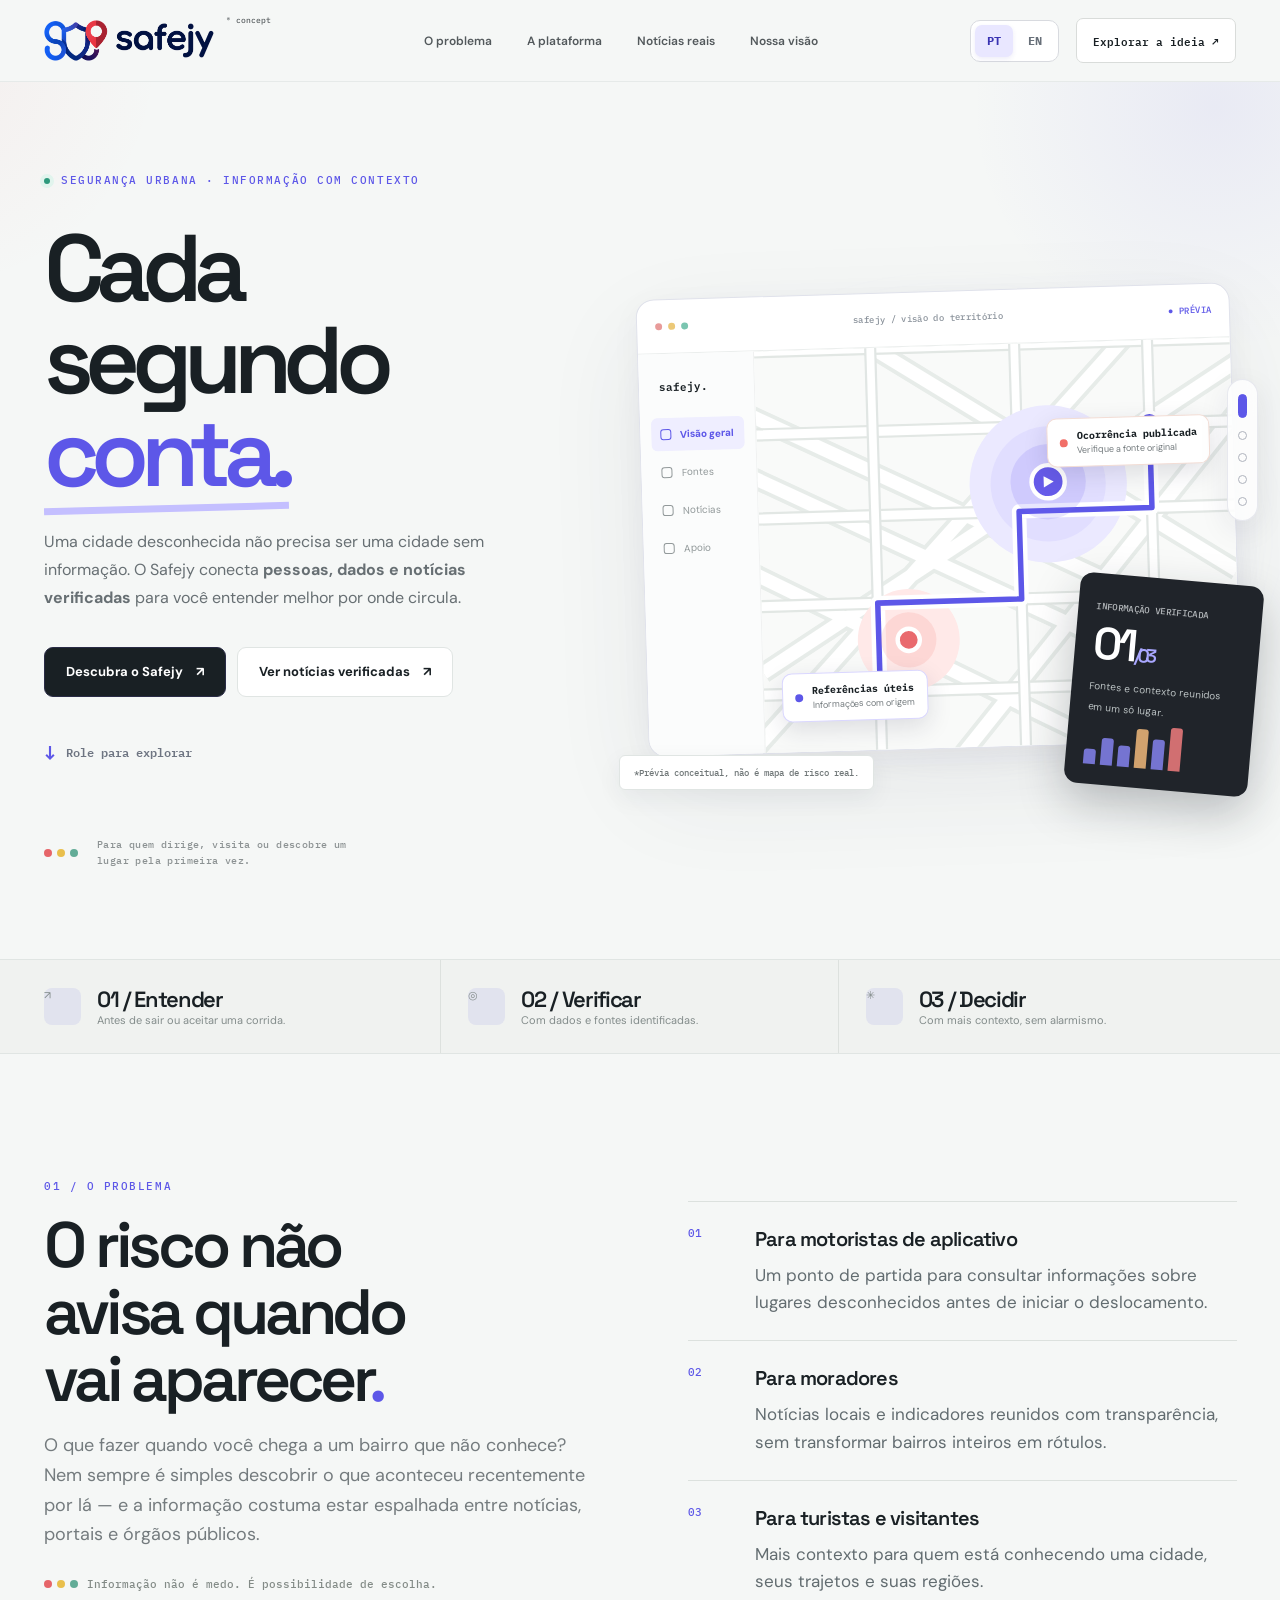
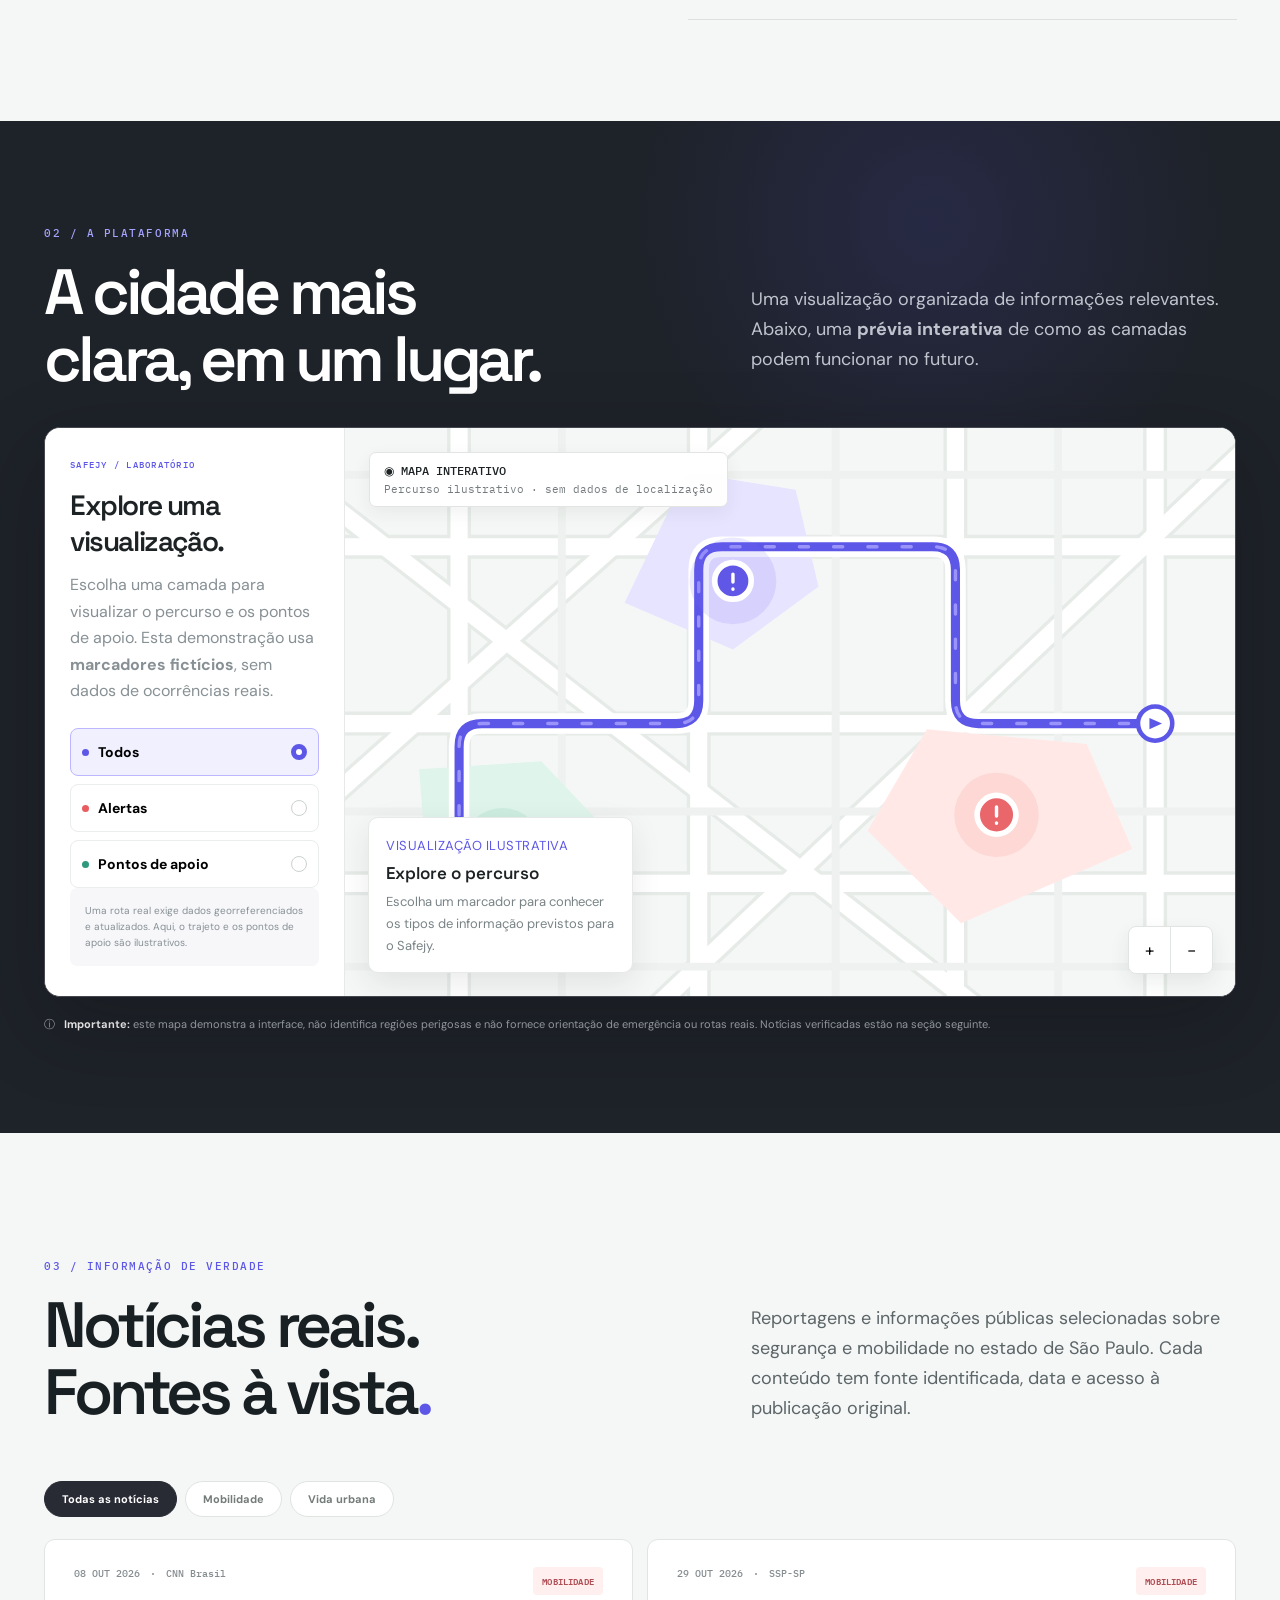
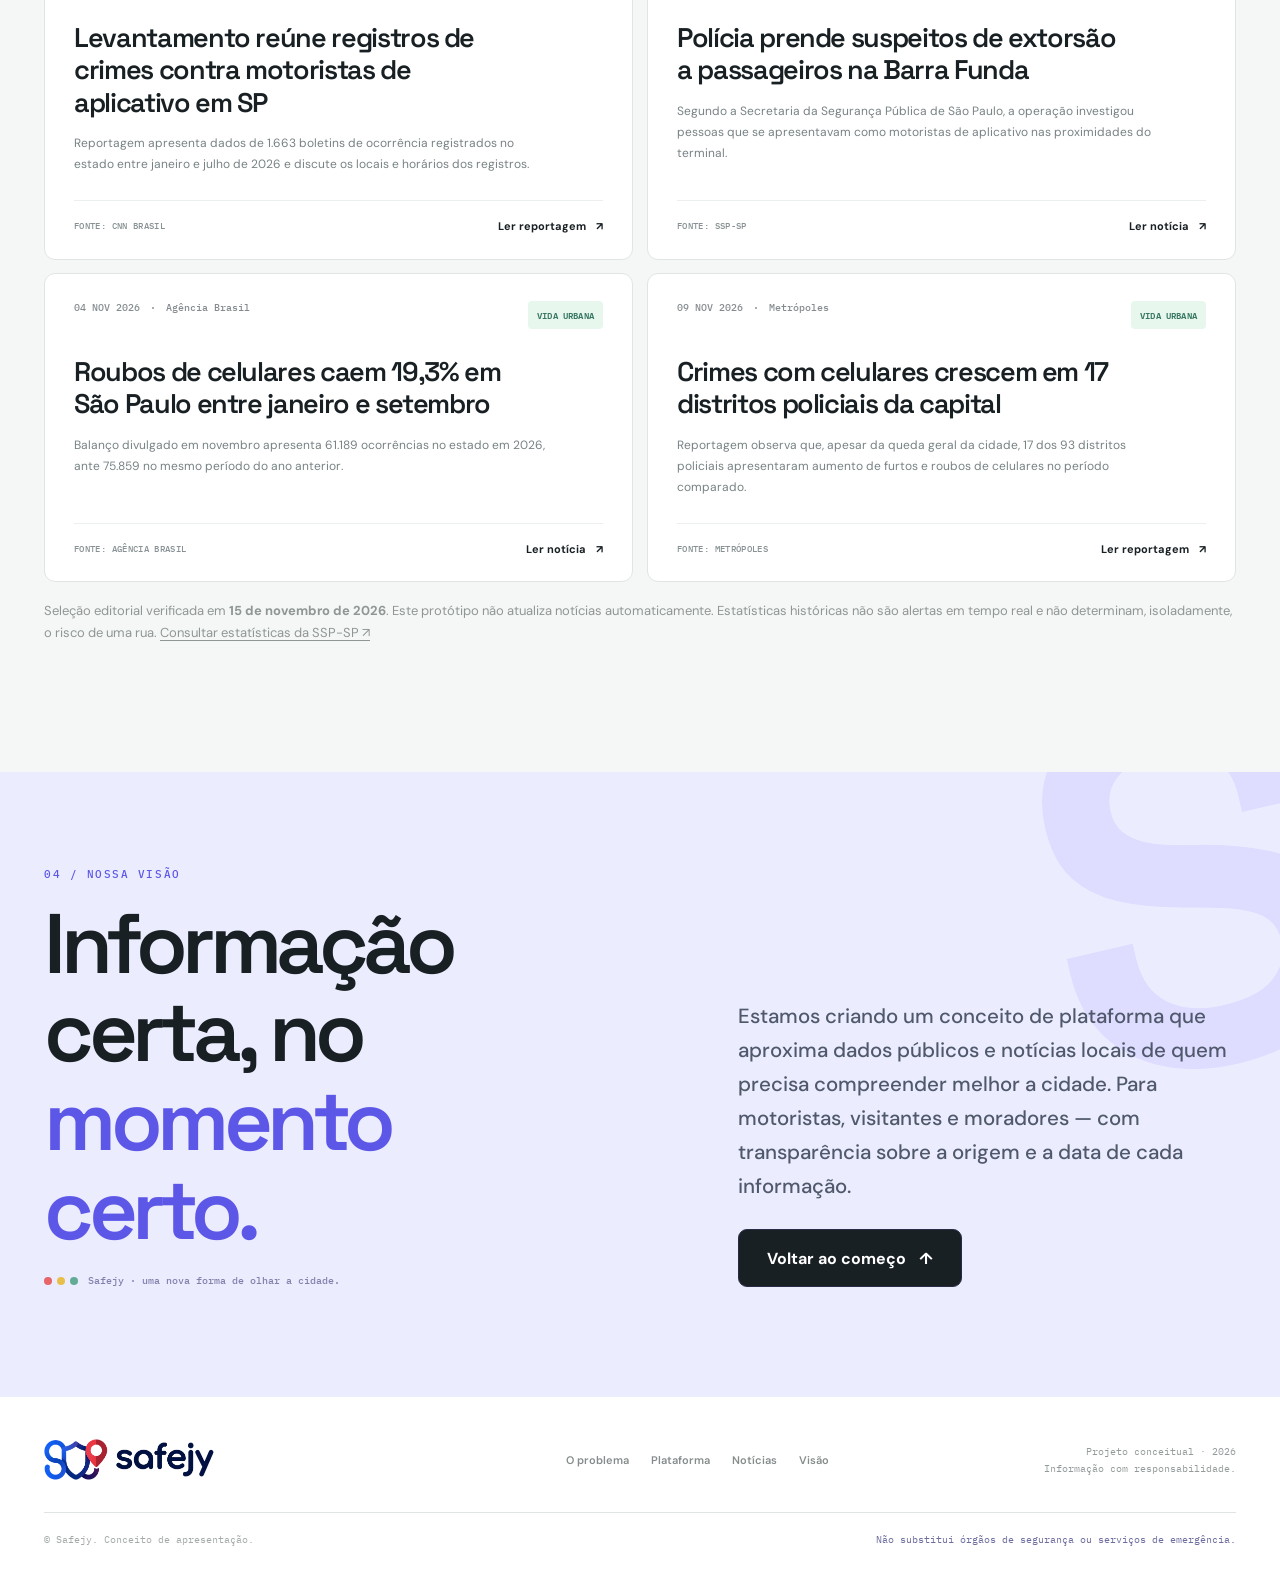
<file: index.html>
<!doctype html>
<html lang="pt-BR">
<head>
<meta charset="utf-8" />
<meta name="viewport" content="width=device-width, initial-scale=1" />
<meta name="theme-color" content="#f5f7f6" />
<meta name="description" content="Safejy é um conceito de plataforma de informação para quem circula por regiões desconhecidas. Dados, notícias verificadas e contexto para decisões mais conscientes." />
<title>Safejy — Cada segundo conta.</title>
<link rel="preconnect" href="https://fonts.googleapis.com" />
<link rel="preconnect" href="https://fonts.gstatic.com" crossorigin />
<link href="https://fonts.googleapis.com/css2?family=DM+Sans:wght@400;500;600;700&family=Space+Grotesk:wght@400;500;600;700&family=IBM+Plex+Mono:wght@400;500;600&display=swap" rel="stylesheet" />
<style>
:root{--canvas:#f5f7f6;--white:#fff;--ink:#192024;--muted:#747b7e;--outline:#e0e5e3;--violet:#5d57e8;--violet-dark:#4239c9;--soft-violet:#eeedff;--red:#e85d60;--yellow:#e9bf4c;--green:#2e997c;--sans:'DM Sans',-apple-system,BlinkMacSystemFont,Segoe UI,sans-serif;--display:'Space Grotesk',var(--sans);--mono:'IBM Plex Mono',monospace}
*{box-sizing:border-box}html{scroll-behavior:smooth;scroll-padding-top:90px}body{margin:0;background:var(--canvas);color:var(--ink);font-family:var(--sans);-webkit-font-smoothing:antialiased}body::before{content:'';position:fixed;top:0;left:0;width:100%;height:4px;z-index:100;background:linear-gradient(90deg,var(--violet),var(--red));transform:scaleX(var(--progress,0));transform-origin:left;pointer-events:none}::selection{background:#d9d7ff;color:#1d1c47}a{color:inherit;text-decoration:none}button{font:inherit;cursor:pointer}button:focus-visible,a:focus-visible{outline:3px solid #847df7;outline-offset:4px}svg{display:block}img{max-width:100%}.wrap{width:min(1192px,calc(100% - 84px));margin-inline:auto}.eyebrow{font:500 11px/1.6 var(--mono);text-transform:uppercase;letter-spacing:.14em;color:var(--violet)}.eyebrow.dark{color:#a6a3ff}.section-title{font:600 clamp(40px,5vw,66px)/1.05 var(--display);letter-spacing:-.065em;margin:16px 0}.section-intro{color:var(--muted);font-size:16px;line-height:1.65;max-width:570px}.muted{color:var(--muted)}.pill{display:inline-flex;align-items:center;gap:9px;padding:8px 12px;border:1px solid var(--outline);border-radius:50px;font:500 10px/1 var(--mono);letter-spacing:.07em;text-transform:uppercase;background:rgba(255,255,255,.65)}.status-dot{width:6px;height:6px;border-radius:50%;background:var(--green);box-shadow:0 0 0 4px #e1f4ed;flex-shrink:0}.micro{font:500 10px/1.6 var(--mono);letter-spacing:.04em}.arrow{display:inline-block;transition:transform .2s}.button:hover .arrow,.text-link:hover .arrow{transform:translate(4px,-2px)}.button{display:inline-flex;align-items:center;justify-content:center;gap:13px;min-height:50px;padding:0 21px;border-radius:9px;border:1px solid #292b46;background:var(--ink);color:white;font-size:13px;font-weight:700;transition:transform .25s,background .25s,box-shadow .25s}.button:hover{transform:translateY(-3px);background:#373169;box-shadow:0 12px 28px #322b6630}.button.secondary{background:white;color:var(--ink);border-color:var(--outline)}.button.secondary:hover{background:#f0eeff;border-color:#d1ccff}.text-link{font-size:13px;font-weight:700;display:inline-flex;gap:12px;align-items:center}.text-link:hover{color:var(--violet)}
/* HEADER */
.header{position:sticky;top:0;z-index:90;background:#f5f7f6ed;backdrop-filter:blur(22px);border-bottom:1px solid #dce1df96}.head-inner{height:81px;display:flex;align-items:center;justify-content:space-between;gap:30px}.logo{display:flex;align-items:center;gap:11px;font:700 25px/1 var(--display);letter-spacing:-.085em}.logo-graphic{width:35px;height:35px;flex-shrink:0}.logo sub{font:500 8px var(--mono);align-self:flex-start;letter-spacing:0;margin-top:-3px;opacity:.7}.nav-links{display:flex;align-items:center;gap:35px}.nav-links a{font-size:12px;font-weight:600;color:#53595c;transition:color .2s}.nav-links a:hover{color:var(--violet)}.header-end{display:flex;align-items:center;gap:17px}.header-cta{border:1px solid #d9dcda;background:#fff;border-radius:7px;padding:12px 16px;font:600 11px var(--mono)}.header-cta:hover{border-color:var(--violet)}.mobile-menu{display:none;border:0;background:none;padding:8px}
/* HERO */
.hero{position:relative;overflow:hidden;padding:90px 0 90px}.hero::before{content:'';position:absolute;width:530px;height:530px;top:-240px;right:-200px;background:radial-gradient(circle,#6762df16 0%,transparent 65%);pointer-events:none}.hero::after{content:'';position:absolute;width:490px;height:490px;top:-270px;left:-320px;background:radial-gradient(circle,#ec60600f 0%,transparent 68%);pointer-events:none}.hero-grid{display:grid;grid-template-columns:.95fr 1.05fr;gap:60px;align-items:center}.hero-copy{position:relative;z-index:2}.hero-line{display:flex;gap:11px;align-items:center;margin-bottom:33px}.eyebrow-line{width:25px;height:1px;background:#a5a5d9}.hero h1{font:600 clamp(67px,7.4vw,112px)/.98 var(--display);letter-spacing:-.09em;margin:0 0 27px}.hero h1 em{font-style:normal;color:var(--violet);position:relative;white-space:nowrap}.hero h1 em::after{content:'';position:absolute;bottom:2px;left:0;width:100%;height:7px;background:#c4bfff;z-index:-1;transform:rotate(-1.5deg)}.hero-sub{max-width:450px;font-size:16px;line-height:1.74;color:#676f73;margin:0 0 35px}.hero-actions{display:flex;flex-wrap:wrap;gap:11px}.hero-bottom{margin-top:61px;display:flex;align-items:center;gap:19px}.traffic{display:inline-flex;gap:5px;align-items:center}.traffic i{display:block;width:8px;height:8px;border-radius:50%;background:#e4e5e4}.traffic i:first-child{background:#e66569}.traffic i:nth-child(2){background:#e9bf4c}.traffic i:last-child{background:#62ac97}.hero-bottom .micro{max-width:250px;color:#8c9293;font-size:10px}.hero-art{position:relative;min-height:540px;display:grid;align-items:center}.art-glow{position:absolute;inset:50px -24px 24px 15px;background:radial-gradient(ellipse at 50% 50%,#dedaff 2%,transparent 68%);filter:blur(25px)}.dash{position:relative;z-index:2;background:#fff;border:1px solid #e0e2eb;border-radius:18px;box-shadow:0 36px 100px #34334814,0 8px 30px #39344a0b;overflow:hidden;transform:rotate(-1.7deg);transition:transform .5s}.dash:hover{transform:rotate(0deg) translateY(-4px)}.dash-header{height:54px;border-bottom:1px solid #ebeeed;display:flex;align-items:center;justify-content:space-between;padding:0 18px}.window-dots{display:flex;gap:6px}.window-dots i{display:block;width:7px;height:7px;background:#d5d7d9;border-radius:50%}.window-dots i:nth-child(1){background:#e89b9a}.window-dots i:nth-child(2){background:#ecc978}.window-dots i:nth-child(3){background:#7ac5b0}.dash-header .micro{color:#889099;font-size:9px}.dash-body{display:grid;grid-template-columns:116px minmax(0,1fr);min-height:401px}.dash-side{padding:19px 11px;background:#fbfcfc;border-right:1px solid #f0f1f1}.dash-side b{display:block;font:600 11px var(--mono);padding:3px 9px 18px}.dash-side .side-item{display:flex;align-items:center;gap:9px;font-size:10px;color:#92999a;margin:5px 0;padding:10px 9px;border-radius:6px}.dash-side .side-item.active{background:#efeeff;color:var(--violet);font-weight:800}.side-square{height:11px;width:11px;border:1.5px solid currentColor;border-radius:3px}.dash-map{min-height:402px;position:relative;overflow:hidden;background:#f9fbfa}.map-svg{width:100%;height:100%;position:absolute;inset:0}.float-tag{position:absolute;border:1px solid #f3ddd5;background:#fff;padding:10px 12px;border-radius:10px;box-shadow:0 8px 24px #211e4021;z-index:3;display:flex;align-items:center;gap:9px}.float-tag i{display:block;width:8px;height:8px;background:#f16f68;border-radius:50%}.float-tag strong{font:700 10px var(--mono);display:block}.float-tag span{font:400 9px var(--sans);color:var(--muted);display:block;margin-top:2px}.float-tag.one{top:76px;right:23px}.float-tag.two{bottom:30px;left:18px;border-color:#dad7ff}.float-tag.two i{background:var(--violet)}.mini-card{position:absolute;right:-20px;bottom:1px;z-index:4;width:184px;background:#20242a;color:#fff;padding:20px 18px;border-radius:13px;box-shadow:0 18px 45px #181e2840;transform:rotate(5deg);animation:cardfloat 5s ease-in-out infinite}.mini-card .micro{font-size:9px;color:#b4b8bb}.mini-card .big-number{font:600 45px/1.3 var(--display);letter-spacing:-.08em}.mini-card small{font:400 10px/1.4 var(--sans);color:#bbc2c3}.mini-card .bars{display:flex;align-items:end;gap:5px;height:43px;margin-top:6px}.mini-card .bars span{display:block;width:12px;border-radius:3px 3px 0 0;background:#8582ef;opacity:.85}.mini-card .bars span:nth-child(1){height:34%}.mini-card .bars span:nth-child(2){height:62%}.mini-card .bars span:nth-child(3){height:48%}.mini-card .bars span:nth-child(4){height:89%;background:#f1b87a}.mini-card .bars span:nth-child(5){height:68%}.mini-card .bars span:nth-child(6){height:100%;background:#f17c7e}.hero-note{position:absolute;left:-23px;bottom:0;font:500 9px var(--mono);background:#fff;padding:11px 14px;border:1px solid var(--outline);border-radius:6px;box-shadow:0 8px 25px #24284710;z-index:4;color:#707778}.map-route{stroke-dasharray:8 8;animation:travel 9s linear infinite}.pulse{transform-origin:center;animation:map-pulse 3s ease-out infinite}.pulse.delayed{animation-delay:1.4s}
/* MARQUEE */
.divider-info{border-top:1px solid var(--outline);border-bottom:1px solid var(--outline);background:#f0f2f0}.divider-inner{display:grid;grid-template-columns:1fr 1fr 1fr;align-items:center}.divider-cell{display:flex;align-items:center;gap:16px;padding:25px 27px;border-right:1px solid #dde1de}.divider-cell:first-child{padding-left:0}.divider-cell:last-child{border-right:0}.divider-cell strong{font:600 22px var(--display);letter-spacing:-.06em}.divider-cell span{display:block;font-size:11px;color:#838c8b;line-height:1.45}.divider-icon{display:grid;place-items:center;width:37px;height:37px;flex-shrink:0;background:#e1e3ee;border-radius:8px;color:var(--violet)}
/* EDITORIAL */
.why{padding:120px 0 100px}.why-layout{display:grid;grid-template-columns:1fr 1fr;gap:95px}.why-list{padding-top:27px}.why-item{display:grid;grid-template-columns:55px 1fr;gap:12px;padding:24px 0;border-bottom:1px solid #dce1de}.why-item:first-child{border-top:1px solid #dce1de}.why-index{font:500 11px var(--mono);color:var(--violet)}.why-item h3{font:600 20px var(--display);letter-spacing:-.04em;margin:0 0 10px}.why-item p{font-size:13px;line-height:1.7;color:#858b8b;margin:0;max-width:380px}.small-flag{display:flex;gap:9px;align-items:center;color:#838b87;font:500 11px var(--mono);margin-top:27px}
/* MAP SECTION */
.preview{background:#1e2229;color:#fff;position:relative;overflow:hidden;padding:100px 0}.preview::before{content:'';position:absolute;right:0;top:-250px;width:700px;height:700px;background:radial-gradient(circle,#5d57e824,transparent 60%);pointer-events:none}.preview-heading{display:flex;justify-content:space-between;gap:40px;align-items:end;margin-bottom:34px}.preview-heading .section-title{margin-bottom:0}.preview-heading p{max-width:360px;color:#a9b1b7;font-size:13px;line-height:1.7}.map-panel{position:relative;display:grid;grid-template-columns:300px 1fr;min-height:520px;background:#f9faf9;color:#1d2224;border:1px solid #444750;border-radius:16px;overflow:hidden;box-shadow:0 28px 80px #1011144f}.panel-left{border-right:1px solid #e6e9e8;padding:30px 25px;background:#fff;z-index:2;display:flex;flex-direction:column}.panel-left .eyebrow{font-size:9px}.panel-left h3{font:600 28px var(--display);letter-spacing:-.05em;margin:15px 0 13px}.panel-left p{color:#879094;font-size:12px;line-height:1.65;margin:0 0 24px}.switch-list{display:grid;gap:8px}.switch-option{display:flex;align-items:center;justify-content:space-between;gap:9px;width:100%;border:1px solid #e9edeb;background:#fff;border-radius:8px;padding:14px 11px;text-align:left;transition:background .2s,border .2s}.switch-option:hover{background:#fafaff;border-color:#c4c0ff}.switch-option[aria-pressed="true"]{background:#f1f0ff;border-color:#bcb7ff}.switch-label{display:flex;gap:9px;align-items:center;font-size:12px;font-weight:700}.switch-label i{width:7px;height:7px;border-radius:50%;background:var(--violet)}.switch-option:nth-child(2) .switch-label i{background:var(--red)}.switch-option:nth-child(3) .switch-label i{background:var(--green)}.switch-check{width:16px;height:16px;border-radius:50%;border:1px solid #cbd1ce}.switch-option[aria-pressed="true"] .switch-check{border:5px solid var(--violet);background:white}.panel-bottom{margin-top:auto;padding:15px;background:#f7f7fa;border-radius:7px;font:400 10px/1.6 var(--sans);color:#879094}.map-area{position:relative;min-height:520px;overflow:hidden;background:#f5f7f6}.map-area svg{position:absolute;inset:0;width:100%;height:100%}.map-caption{position:absolute;top:24px;left:24px;padding:10px 14px;border:1px solid #e1e4e1;border-radius:7px;background:#fffffff0;backdrop-filter:blur(10px);box-shadow:0 6px 18px #222b2510;font:500 10px var(--mono)}.map-caption span{color:var(--muted);display:block;margin-top:4px;font:400 9px var(--mono)}.map-control{position:absolute;bottom:22px;right:22px;background:white;border:1px solid var(--outline);border-radius:8px;display:flex;box-shadow:0 8px 20px #272c3015}.map-control button{background:none;border:0;padding:12px 16px;font-size:17px}.map-control button+button{border-left:1px solid var(--outline)}.map-control button:hover{background:#f0efff}.mark{cursor:pointer;outline:none;transform-box:fill-box;transform-origin:center;transition:opacity .3s,transform .2s}.mark:hover,.mark:focus{transform:scale(1.16)}.mark.dim{opacity:.12;pointer-events:none}.map-tooltip{position:absolute;bottom:23px;left:23px;width:min(265px,calc(100% - 110px));border-radius:10px;border:1px solid #e6e9e6;background:white;padding:16px 17px;box-shadow:0 10px 30px #2a2d3018}.map-tooltip strong{font:600 14px var(--display);display:block;margin:6px 0}.map-tooltip span{font:400 11px/1.55 var(--sans);color:#798386}.map-disclaimer{margin-top:19px;display:flex;gap:9px;align-items:start;color:#a9afb5;font:400 11px/1.55 var(--sans)}.map-disclaimer b{font-weight:700;color:#fff}
/* NEWS */
.news{padding:121px 0 115px}.news-head{display:flex;align-items:end;justify-content:space-between;gap:35px;margin-bottom:39px}.news-head p{max-width:410px;color:#7f8686;font-size:13px;line-height:1.75}.news-filters{display:flex;gap:8px;flex-wrap:wrap;margin-bottom:22px}.filter{border:1px solid #dfe4e0;background:#fff;color:#747c7a;padding:10px 17px;border-radius:100px;font-size:11px;font-weight:700}.filter[aria-pressed="true"]{border-color:#282a34;background:#282a34;color:white}.filter:hover{border-color:var(--violet)}.news-grid{display:grid;grid-template-columns:repeat(2,minmax(0,1fr));gap:14px}.story{background:#fff;border:1px solid #e0e4e2;min-height:285px;padding:27px 29px 25px;display:flex;flex-direction:column;position:relative;transition:transform .25s,box-shadow .25s,border-color .25s;border-radius:11px}.story:hover{transform:translateY(-4px);box-shadow:0 14px 35px #28323112;border-color:#cbc7f4}.story-top{display:flex;justify-content:space-between;align-items:start;gap:12px}.story-meta{display:flex;align-items:center;flex-wrap:wrap;gap:10px;font:500 10px var(--mono);color:#858c90}.story-category{padding:6px 9px;border-radius:4px;font:600 9px var(--mono);text-transform:uppercase;letter-spacing:.02em;color:#524ec3;background:#efedff}.story-category.mobilidade{color:#b04e55;background:#fff0ef}.story-category.cidade{color:#387863;background:#e7f7ed}.story h3{font:600 clamp(21px,2.5vw,27px)/1.2 var(--display);letter-spacing:-.05em;max-width:455px;margin:27px 0 14px}.story p{font-size:12px;line-height:1.75;color:#788284;margin:0 0 25px;max-width:480px}.story-bottom{margin-top:auto;border-top:1px solid #ebefed;padding-top:18px;display:flex;justify-content:space-between;align-items:center;gap:12px}.story-bottom .micro{color:#889194;font-size:9px}.story-bottom a{font:700 11px var(--sans);display:inline-flex;gap:10px;align-items:center}.story-bottom a:hover{color:var(--violet)}.story[hidden]{display:none}.news-foot{margin-top:17px;color:#8f9696;font:400 11px/1.7 var(--sans)}.news-foot a{text-decoration:underline;text-underline-offset:3px}
/* PITCH */
.pitch{padding:90px 0 110px;background:#ebedff;position:relative;overflow:hidden}.pitch::before{content:'S';position:absolute;font:700 520px/1 var(--display);color:#dedcff;right:-70px;top:-150px;transform:rotate(-13deg);pointer-events:none}.pitch-wrap{position:relative;z-index:1;display:grid;grid-template-columns:1fr .7fr;align-items:end;gap:80px}.pitch .section-title{max-width:710px;font-size:clamp(55px,6.6vw,97px)}.pitch .section-title span{color:var(--violet)}.pitch-side p{font-size:14px;line-height:1.85;color:#68707d;margin-bottom:26px}.pitch-end{display:flex;gap:10px;align-items:center;margin-top:20px;font:500 10px var(--mono);color:#8380ac}
/* FOOTER */
.footer{padding:40px 0 35px;background:#fff}.foot-grid{display:grid;grid-template-columns:1.1fr 1fr auto;align-items:center;gap:35px}.foot-links{display:flex;gap:22px;flex-wrap:wrap}.foot-links a{font:600 11px var(--sans);color:#868c8d}.foot-links a:hover{color:var(--violet)}.foot-small{font:400 10px var(--mono);color:#949b9c;line-height:1.7;text-align:right}.foot-bottom{border-top:1px solid var(--outline);display:flex;justify-content:space-between;gap:20px;margin-top:30px;padding-top:20px;font:400 10px var(--mono);color:#a4aaaa}.foot-bottom span:last-child{color:#6c6c9e}
/* REVEAL */
.reveal{opacity:0;transform:translateY(26px);transition:opacity .7s ease,transform .7s cubic-bezier(.21,.6,.32,1)}.reveal.in{opacity:1;transform:translateY(0)}.reveal[data-delay='1']{transition-delay:.11s}.reveal[data-delay='2']{transition-delay:.23s}@keyframes cardfloat{0%,100%{transform:rotate(5deg) translateY(0)}50%{transform:rotate(4deg) translateY(-10px)}}@keyframes map-pulse{0%{opacity:.65;transform:scale(1)}50%{opacity:.13;transform:scale(1.4)}100%{opacity:.65;transform:scale(1)}}@keyframes travel{to{stroke-dashoffset:-128}}
@media(max-width:960px){.wrap{width:min(100% - 48px,1192px)}.nav-links{gap:18px}.hero-grid{gap:35px}.hero h1{font-size:clamp(60px,8vw,82px)}.hero-art{min-height:490px}.dash-body{grid-template-columns:92px 1fr}.dash-side{padding-inline:5px}.dash-side .side-item{font-size:9px;gap:5px}.divider-cell{padding:20px 15px}.why-layout{gap:50px}.preview-heading p{max-width:300px}.map-panel{grid-template-columns:235px 1fr}.panel-left{padding:24px 18px}.mini-card{right:-10px}}
@media(max-width:760px){.wrap{width:calc(100% - 38px)}.header .head-inner{height:68px}.nav-links{display:none;position:absolute;top:68px;left:0;right:0;background:#fff;border-bottom:1px solid var(--outline);padding:23px 22px;flex-direction:column;align-items:flex-start;gap:22px}.nav-links.open{display:flex}.mobile-menu{display:block}.header-cta{font-size:10px;padding:10px 12px}.logo{font-size:23px}.hero{padding:65px 0 74px}.hero-grid{grid-template-columns:1fr;gap:15px}.hero h1{font-size:clamp(69px,12vw,103px)}.hero-sub{font-size:14px}.hero-bottom{margin-top:32px}.hero-art{min-height:460px;margin-top:22px;padding-right:18px}.mini-card{right:-7px;bottom:0}.hero-note{left:0;bottom:0}.dash-body{grid-template-columns:95px 1fr}.dash{margin-right:10px}.divider-inner{grid-template-columns:1fr}.divider-cell{padding:17px 0;border-bottom:1px solid #dde1de;border-right:0}.divider-cell:last-child{border-bottom:0}.why{padding:80px 0}.why-layout{grid-template-columns:1fr;gap:25px}.why-list{padding-top:0}.preview{padding:77px 0}.preview-heading{display:block}.preview-heading p{margin-top:25px}.map-panel{grid-template-columns:1fr}.panel-left{padding:23px}.panel-left p{max-width:450px}.switch-list{grid-template-columns:repeat(3,minmax(0,1fr));gap:6px}.switch-option{padding:10px 9px}.switch-label{font-size:10px;gap:6px}.panel-bottom{margin-top:15px}.map-area{min-height:450px}.news{padding:80px 0}.news-head{display:block}.news-grid{grid-template-columns:1fr}.pitch{padding:80px 0}.pitch-wrap{grid-template-columns:1fr;gap:15px}.pitch .section-title{font-size:clamp(54px,10vw,75px)}.pitch::before{font-size:350px;right:-150px;top:0}.foot-grid{grid-template-columns:1fr;gap:24px}.foot-small{text-align:left}.foot-bottom{display:block}.foot-bottom span{display:block;margin:9px 0}}
@media(max-width:440px){.hero h1{font-size:65px}.hero-art{min-height:385px;margin-left:-5px;margin-right:-5px}.dash-body{grid-template-columns:78px 1fr;min-height:330px}.dash-side b{font-size:10px}.dash-side .side-item{font-size:8px;padding:9px 3px}.dash-map{min-height:333px}.dash{border-radius:10px}.mini-card{width:124px;padding:12px;right:2px}.mini-card .big-number{font-size:32px}.mini-card .bars{height:20px}.mini-card small{font-size:8px}.float-tag{padding:7px}.float-tag strong{font-size:8px}.float-tag span{font-size:7px}.float-tag.one{right:8px;top:70px}.float-tag.two{left:9px}.hero-note{font-size:7px;bottom:-5px}.section-title{font-size:43px}.map-area{min-height:380px}.map-caption{top:12px;left:12px}.map-tooltip{bottom:12px;left:12px}.story{padding:24px}.switch-label i{display:none}}
@media(prefers-reduced-motion:reduce){*,*::before,*::after{animation-duration:.01ms!important;transition-duration:.01ms!important;scroll-behavior:auto!important}.reveal{opacity:1;transform:none}}

/* Safejy 2.0: projection-friendly typography, with the original logo left intact */
:root{--stage-text:clamp(18px,1.28vw,21px)}
.preview-heading p,.news-head p{max-width:485px;font-size:var(--stage-text);line-height:1.66;color:#bfc4ce}
.news-head p{color:#5c6568}
.pitch-wrap{grid-template-columns:minmax(0,1.1fr) minmax(360px,.87fr);gap:clamp(45px,5vw,95px)}
.pitch-side p{font-size:clamp(20px,1.6vw,25px);line-height:1.66;color:#50596b;font-weight:500;max-width:555px}
.pitch-side .button{font-size:16px;min-height:58px;padding-inline:28px}
.why-item p{font-size:17px;line-height:1.6;max-width:490px;color:#626c70}
.section-intro{font-size:18px;max-width:620px}
.panel-left>p{font-size:16px;line-height:1.65}
.switch-label{font-size:14px}
.map-tooltip strong{font-size:17px}.map-tooltip span{font-size:13px}.map-caption{font-size:12px}.map-caption span{font-size:11px}
.news-foot{font-size:13px;line-height:1.7}
/* Language switch is a real control: only two options, no extra pages */
.lang-switch{border:1px solid #d8dadf;background:#fff;border-radius:10px;display:flex;align-items:center;padding:4px;gap:3px;flex-shrink:0}
.lang-switch button{border:0;border-radius:7px;padding:10px 12px;background:transparent;color:#687079;font:700 12px/1 var(--mono);transition:background .22s,color .22s,transform .22s}
.lang-switch button:hover{color:var(--violet)}
.lang-switch button[aria-pressed="true"]{background:#e9e7ff;color:#3933b2;box-shadow:0 2px 5px #3933b216}
.lang-switch button:active{transform:scale(.95)}
/* Reveal animation with stagger, a clearer but still restrained transition */
.reveal{opacity:0;transform:translate3d(0,70px,0) scale(.98);filter:blur(5px);transition:opacity .95s cubic-bezier(.16,1,.3,1),transform 1.05s cubic-bezier(.16,1,.3,1),filter 1s cubic-bezier(.16,1,.3,1);will-change:transform,opacity,filter}
.reveal.in{opacity:1;transform:translate3d(0,0,0) scale(1);filter:blur(0)}
.why-list.reveal,.preview-heading>p.reveal,.news-head>p.reveal,.pitch-side.reveal{transform:translate3d(85px,0,0) scale(.985)}
.why-list.reveal.in,.preview-heading>p.reveal.in,.news-head>p.reveal.in,.pitch-side.reveal.in{transform:none}
.reveal[data-delay="1"]{transition-delay:.16s}.reveal[data-delay="2"]{transition-delay:.31s}
.reveal-section .section-title{transition:letter-spacing .8s cubic-bezier(.16,1,.3,1)}
.reveal-section.on-screen .section-title{letter-spacing:-.065em}
/* Desktop scroll rail communicates progress as the user scrolls */
.scroll-rail{position:fixed;right:22px;top:50%;transform:translateY(-50%);z-index:78;display:flex;flex-direction:column;align-items:center;gap:13px;padding:14px 10px;border:1px solid #d5d7e28c;border-radius:22px;background:#ffffffcf;backdrop-filter:blur(16px);box-shadow:0 9px 30px #23254016}
.scroll-rail a{display:block;width:9px;height:9px;border:1px solid #aeb2bc;background:transparent;border-radius:50%;transition:all .35s;position:relative}
.scroll-rail a[aria-current="location"]{background:var(--violet);border-color:var(--violet);height:24px;border-radius:10px}
.scroll-rail a:hover{border-color:var(--violet);transform:scale(1.15)}
.scroll-rail a::before{content:attr(data-label);position:absolute;top:50%;right:25px;transform:translate(7px,-50%);opacity:0;pointer-events:none;white-space:nowrap;background:#20242a;color:#fff;padding:7px 9px;border-radius:6px;font:500 11px var(--mono);transition:all .22s}
.scroll-rail a:hover::before,.scroll-rail a:focus-visible::before{opacity:1;transform:translate(0,-50%)}
.scroll-hint{display:inline-flex;gap:10px;align-items:center;border:0;background:none;color:#6e7582;font:600 12px var(--mono);margin:31px 0 0;padding:8px 0}
.scroll-hint .down-arrow{display:inline-block;animation:hintbounce 1.8s ease-in-out infinite;color:var(--violet);font-size:20px}
@keyframes hintbounce{0%,100%{transform:translateY(-3px)}50%{transform:translateY(5px)}}
/* Draw a clear street-aligned route once the map scrolls into view. No dotted shortcut across blocks. */
.map-route{stroke-dasharray:none;animation:none}
.map-panel .map-route{stroke-dasharray:100;stroke-dashoffset:100}
.map-panel.in .map-route{animation:drawRoute 2s cubic-bezier(.18,.73,.3,1) .35s forwards}
.map-route-glint{opacity:0}.map-panel.in .map-route-glint{opacity:.8;animation:flowGlint 4s linear infinite;animation-delay:2.3s}
.hero-route{stroke-dasharray:100;stroke-dashoffset:100;animation:drawRoute 1.65s ease-out .45s forwards}
@keyframes drawRoute{to{stroke-dashoffset:0}}
@keyframes flowGlint{from{stroke-dashoffset:0}to{stroke-dashoffset:-180}}
/* Keep horizontal reveal transitions inside the viewport on small screens. */
@media(max-width:760px){.why-list.reveal,.preview-heading>p.reveal,.news-head>p.reveal,.pitch-side.reveal{transform:translate3d(0,65px,0) scale(.98)}.why-list.reveal.in,.preview-heading>p.reveal.in,.news-head>p.reveal.in,.pitch-side.reveal.in{transform:none}}
/* subtle progress hint across hero and section transitions */
body::before{height:5px;background:linear-gradient(90deg,#6058ed,#8679f6,#e36e75)}
@media(min-width:1400px){.wrap{width:min(1360px,calc(100% - 110px))}.hero-sub{font-size:19px;max-width:550px}.why-item h3{font-size:25px}.section-title{font-size:clamp(56px,5.5vw,79px)}}
@media(max-width:1200px){.scroll-rail{display:none}.header-end{gap:9px}.nav-links{gap:20px}.lang-switch button{padding:9px 10px}}
@media(max-width:960px){.pitch-wrap{grid-template-columns:1fr .8fr;gap:30px}.pitch-side p{font-size:20px}.preview-heading p,.news-head p{font-size:18px}}
@media(max-width:760px){.pitch-wrap{grid-template-columns:1fr}.header-end{gap:8px}.lang-switch button{padding:8px 9px}.pitch-side p{font-size:19px}.preview-heading p,.news-head p{font-size:17px}.news-head p{max-width:100%}.why-item p{font-size:15px}.section-intro{font-size:16px}.scroll-hint{margin-top:20px}}
@media(max-width:440px){.logo{font-size:22px}.logo-graphic{width:30px;height:30px}.header-cta{display:none}.lang-switch button{font-size:11px;padding:9px 10px}.map-tooltip{width:min(245px,calc(100% - 110px))}.map-tooltip span{font-size:12px}.map-tooltip strong{font-size:14px}}
@media(prefers-reduced-motion:reduce){.reveal{opacity:1!important;transform:none!important;filter:none!important}.map-panel .map-route,.hero-route{stroke-dashoffset:0;animation:none!important}.map-route-glint{animation:none!important}.scroll-hint .down-arrow{animation:none!important}}

/* Logo Safejy azul e vermelho — nenhuma outra parte do site alterada */
.logo-lockup{display:block;width:171px;height:auto;max-height:54px;object-fit:contain;flex-shrink:0}
@media(max-width:440px){.logo-lockup{width:143px}}
</style>
</head>
<body>
<header class="header" id="inicio"><div class="wrap head-inner">
<a class="logo" href="#inicio" aria-label="Safejy: início"><img class="logo-lockup" src="[data-uri]" alt="safejy" width="171" height="48" decoding="async"><sub>® concept</sub></a>
<nav class="nav-links" id="navigation" aria-label="Navegação principal"><a href="#proposito">O problema</a><a href="#plataforma">A plataforma</a><a href="#noticias">Notícias reais</a><a href="#visao">Nossa visão</a></nav>
<div class="header-end"><div class="lang-switch" role="group" aria-label="Selecionar idioma / Choose language"><button type="button" data-lang="pt" aria-pressed="true" aria-label="Português">PT</button><button type="button" data-lang="en" aria-pressed="false" aria-label="English">EN</button></div><a class="header-cta" href="#plataforma">Explorar a ideia ↗</a><button class="mobile-menu" aria-label="Abrir menu" aria-controls="navigation" aria-expanded="false"><svg width="22" height="22" viewBox="0 0 24 24" fill="none" stroke="currentColor" stroke-width="1.8"><path d="M3 7h18M3 12h18M3 17h18"/></svg></button></div></div></header>
<nav class="scroll-rail" aria-label="Progresso da página"><a href="#inicio" aria-label="Início" data-label="Início" aria-current="location"></a><a href="#proposito" aria-label="O problema" data-label="O problema"></a><a href="#plataforma" aria-label="Plataforma" data-label="Plataforma"></a><a href="#noticias" aria-label="Notícias" data-label="Notícias"></a><a href="#visao" aria-label="Visão" data-label="Visão"></a></nav>
<main>
<section class="hero" aria-labelledby="main-title"><div class="wrap hero-grid"><div class="hero-copy">
<div class="hero-line"><span class="status-dot"></span><span class="eyebrow">Segurança urbana · Informação com contexto</span></div>
<h1 id="main-title">Cada<br>segundo<br><em>conta.</em></h1>
<p class="hero-sub">Uma cidade desconhecida não precisa ser uma cidade sem informação. O Safejy conecta <strong>pessoas, dados e notícias verificadas</strong> para você entender melhor por onde circula.</p>
<div class="hero-actions"><a class="button" href="#plataforma">Descubra o Safejy <span class="arrow">↗</span></a><a class="button secondary" href="#noticias">Ver notícias verificadas <span class="arrow">↗</span></a></div><a href="#proposito" class="scroll-hint"><span class="down-arrow" aria-hidden="true">↓</span><span>Role para explorar</span></a><div class="hero-bottom"><span class="traffic" aria-label="Inspiração em semáforos"><i></i><i></i><i></i></span><span class="micro">Para quem dirige, visita ou descobre um lugar pela primeira vez.</span></div>
</div><div class="hero-art" aria-label="Prévia ilustrativa da interface do Safejy"><div class="art-glow"></div><div class="dash"><div class="dash-header"><span class="window-dots"><i></i><i></i><i></i></span><span class="micro">safejy / visão do território</span><span class="micro" style="color:#5d57e8">● PRÉVIA</span></div><div class="dash-body"><aside class="dash-side"><b>safejy.</b><div class="side-item active"><span class="side-square"></span>Visão geral</div><div class="side-item"><span class="side-square"></span>Fontes</div><div class="side-item"><span class="side-square"></span>Notícias</div><div class="side-item"><span class="side-square"></span>Apoio</div></aside><div class="dash-map">
<svg class="map-svg" viewBox="0 0 430 402" preserveAspectRatio="xMidYMid slice" aria-hidden="true"><rect width="430" height="402" fill="#f9faf9"/><path d="M-70 45L512 335M-35 118L470 370M-48 198L430 449M0-50L430 230M0 310L470 20M-20 390L370-20M130 445L444 75" stroke="#e7ece9" stroke-width="19"/><path d="M-70 45L512 335M-35 118L470 370M-48 198L430 449M0-50L430 230M0 310L470 20M-20 390L370-20M130 445L444 75" stroke="white" stroke-width="12"/><path d="M-30 20H490M-30 95H490M-30 171H490M-30 250H490M-30 330H490" stroke="#e2e7e4" stroke-width="12"/><path d="M-30 20H490M-30 95H490M-30 171H490M-30 250H490M-30 330H490" stroke="#fff" stroke-width="8"/><path d="M105-30V460M235-30V460M355-30V460" stroke="#e1e6e4" stroke-width="11"/><path d="M105-30V460M235-30V460M355-30V460" stroke="#fff" stroke-width="7"/><circle cx="262" cy="147" r="71" fill="#ebe9ff"/><circle cx="262" cy="147" r="52" fill="#dcd8ff" opacity=".62"/><circle cx="132" cy="284" r="46" fill="#ffe9e8"/><path d="M105 330 V250 H235 V171 H355 V95" fill="none" stroke="#ffffff" stroke-width="13" stroke-linejoin="round" stroke-linecap="round"/><path class="map-route hero-route" pathLength="100" d="M105 330 V250 H235 V171 H355 V95" fill="none" stroke="#5d57e8" stroke-width="5" stroke-linejoin="round" stroke-linecap="round"/>
<circle cx="105" cy="330" r="9" fill="#fff" stroke="#5d57e8" stroke-width="3"/><circle cx="355" cy="95" r="10" fill="#5d57e8" stroke="white" stroke-width="3"/><g transform="translate(262 145)"><circle class="pulse" r="34" fill="#6f62ef" opacity=".16"/><circle r="15" fill="#665be9" stroke="white" stroke-width="4"/><path d="M-4-5l9 5-9 5z" fill="white"/></g><g transform="translate(132 284)"><circle class="pulse delayed" r="25" fill="#ee6866" opacity=".14"/><circle r="10" fill="#e96a6e" stroke="white" stroke-width="4"/></g></svg>
<div class="float-tag one"><i></i><div><strong>Ocorrência publicada</strong><span>Verifique a fonte original</span></div></div><div class="float-tag two"><i></i><div><strong>Referências úteis</strong><span>Informações com origem</span></div></div>
</div></div></div><div class="mini-card"><span class="micro">INFORMAÇÃO VERIFICADA</span><div class="big-number">01<span style="font-size:19px;color:#a9a7ff">/03</span></div><small>Fontes e contexto reunidos em um só lugar.</small><div class="bars"><span></span><span></span><span></span><span></span><span></span><span></span></div></div><span class="hero-note">*Prévia conceitual, não é mapa de risco real.</span></div></div></section>
<section class="divider-info" aria-label="Pilares do projeto"><div class="wrap divider-inner"><div class="divider-cell"><span class="divider-icon">↗</span><div><strong>01 / Entender</strong><span>Antes de sair ou aceitar uma corrida.</span></div></div><div class="divider-cell"><span class="divider-icon">◎</span><div><strong>02 / Verificar</strong><span>Com dados e fontes identificadas.</span></div></div><div class="divider-cell"><span class="divider-icon">✳</span><div><strong>03 / Decidir</strong><span>Com mais contexto, sem alarmismo.</span></div></div></div></section>
<section class="why" id="proposito"><div class="wrap why-layout"><div class="reveal"><span class="eyebrow">01 / O problema</span><h2 class="section-title">O risco não<br>avisa quando<br>vai aparecer<span style="color:var(--violet)">.</span></h2><p class="section-intro">O que fazer quando você chega a um bairro que não conhece? Nem sempre é simples descobrir o que aconteceu recentemente por lá — e a informação costuma estar espalhada entre notícias, portais e órgãos públicos.</p><div class="small-flag"><span class="traffic"><i></i><i></i><i></i></span><span>Informação não é medo. É possibilidade de escolha.</span></div></div><div class="why-list reveal" data-delay="1"><div class="why-item"><span class="why-index">01</span><div><h3>Para motoristas de aplicativo</h3><p>Um ponto de partida para consultar informações sobre lugares desconhecidos antes de iniciar o deslocamento.</p></div></div><div class="why-item"><span class="why-index">02</span><div><h3>Para moradores</h3><p>Notícias locais e indicadores reunidos com transparência, sem transformar bairros inteiros em rótulos.</p></div></div><div class="why-item"><span class="why-index">03</span><div><h3>Para turistas e visitantes</h3><p>Mais contexto para quem está conhecendo uma cidade, seus trajetos e suas regiões.</p></div></div></div></div></section>
<section class="preview" id="plataforma"><div class="wrap"><div class="preview-heading"><div class="reveal"><span class="eyebrow dark">02 / A plataforma</span><h2 class="section-title">A cidade mais<br>clara, em um lugar.</h2></div><p class="reveal" data-delay="1">Uma visualização organizada de informações relevantes. Abaixo, uma <strong>prévia interativa</strong> de como as camadas podem funcionar no futuro.</p></div>
<div class="map-panel reveal"><div class="panel-left"><span class="eyebrow">Safejy / laboratório</span><h3>Explore uma<br>visualização.</h3><p>Escolha uma camada para visualizar o percurso e os pontos de apoio. Esta demonstração usa <strong>marcadores fictícios</strong>, sem dados de ocorrências reais.</p><div class="switch-list"><button class="switch-option" type="button" data-layer="all" aria-pressed="true"><span class="switch-label"><i></i>Todos</span><span class="switch-check"></span></button><button class="switch-option" type="button" data-layer="attention" aria-pressed="false"><span class="switch-label"><i></i>Alertas</span><span class="switch-check"></span></button><button class="switch-option" type="button" data-layer="support" aria-pressed="false"><span class="switch-label"><i></i>Pontos de apoio</span><span class="switch-check"></span></button></div><div class="panel-bottom">Uma rota real exige dados georreferenciados e atualizados. Aqui, o trajeto e os pontos de apoio são ilustrativos.</div></div>
<div class="map-area"><svg viewBox="0 0 780 520" preserveAspectRatio="xMidYMid slice" role="img" aria-label="Mapa estilizado demonstrativo com pontos clicáveis"><rect width="780" height="520" fill="#f5f7f6"/><g stroke="#e6ebe8" stroke-width="21" fill="none"><path d="M-50 115L850 115M-50 270L850 270M-50 410L850 410"/><path d="M100-50V600M310-50V600M535-50V600M710-50V600"/><path d="M-130 440L470-95M170 615L900-75M-100 10L710 640"/></g><g stroke="#fff" stroke-width="15" fill="none"><path d="M-50 115L850 115M-50 270L850 270M-50 410L850 410"/><path d="M100-50V600M310-50V600M535-50V600M710-50V600"/><path d="M-130 440L470-95M170 615L900-75M-100 10L710 640"/></g><g fill="none" stroke="#eef1ef" stroke-width="7"><path d="M-20 52H850M-20 347H850M-20 483H850M190-20V580M430-20V580M625-20V580"/></g><path d="M300 50L395 65L415 150L340 205L245 164Z" fill="#e7e4ff"/><path d="M510 275L650 288L690 380L540 445L458 364Z" fill="#ffe8e6"/><path d="M65 310L172 303L230 364L200 475L75 443Z" fill="#dff4eb"/><path class="map-route-shadow" d="M100 410 L100 290 Q100 270 120 270 H290 Q310 270 310 250 V135 Q310 115 330 115 H515 Q535 115 535 135 V250 Q535 270 555 270 H710" fill="none" stroke="#ffffff" stroke-width="18" stroke-linecap="round" stroke-linejoin="round"/>
<path class="map-route" d="M100 410 L100 290 Q100 270 120 270 H290 Q310 270 310 250 V135 Q310 115 330 115 H515 Q535 115 535 135 V250 Q535 270 555 270 H710" pathLength="100" fill="none" stroke="#5d57e8" stroke-width="8" stroke-linecap="round" stroke-linejoin="round"/>
<path class="map-route-glint" d="M100 410 L100 290 Q100 270 120 270 H290 Q310 270 310 250 V135 Q310 115 330 115 H515 Q535 115 535 135 V250 Q535 270 555 270 H710" fill="none" stroke="#a9a4ff" stroke-width="3" stroke-linecap="round" stroke-linejoin="round" stroke-dasharray="8 22" />
<g class="route-stop" transform="translate(100 410)"><circle r="13" fill="#fff" stroke="#5d57e8" stroke-width="4"/><circle r="4" fill="#5d57e8"/></g>
<g class="route-stop" transform="translate(710 270)"><circle r="15" fill="#fff" stroke="#5d57e8" stroke-width="4"/><path d="M-5-5 L6 0 L-5 5 Z" fill="#5d57e8"/></g><g class="mark" tabindex="0" role="button" aria-label="Demonstração: ponto de apoio ilustrativo" data-spot="info" data-category="support" transform="translate(340 145)"><circle class="pulse" r="38" fill="#6f62ef" opacity=".14"/><circle r="16" fill="#6057e6" stroke="white" stroke-width="5"/><path d="M0-6v7m0 6v.3" stroke="white" stroke-width="3" stroke-linecap="round"/></g><g class="mark" tabindex="0" role="button" aria-label="Demonstração: aviso ilustrativo" data-spot="attention" data-category="attention" transform="translate(571 350)"><circle class="pulse delayed" r="37" fill="#f17a75" opacity=".15"/><circle r="17" fill="#e9666b" stroke="white" stroke-width="5"/><path d="M0-7v8m0 6v.4" stroke="white" stroke-width="3" stroke-linecap="round"/></g><g class="mark" tabindex="0" role="button" aria-label="Demonstração: referência útil ilustrativa" data-spot="source" data-category="support" transform="translate(138 379)"><circle class="pulse" r="35" fill="#55bd9c" opacity=".14"/><circle r="16" fill="#35a583" stroke="white" stroke-width="5"/><path d="M-7 0l5 5 9-11" stroke="white" stroke-width="3" stroke-linecap="round" fill="none"/></g></svg>
<div class="map-caption">◉ MAPA INTERATIVO <span>Percurso ilustrativo · sem dados de localização</span></div><div class="map-tooltip" id="map-tooltip" aria-live="polite"><span class="micro" style="color:var(--violet)">SELECIONE UM PONTO</span><strong>Explore o percurso</strong><span>Escolha um marcador para conhecer os tipos de informação previstos para o Safejy.</span></div><div class="map-control" aria-label="Zoom ilustrativo"><button type="button" id="zoom-in" aria-label="Aumentar mapa">+</button><button type="button" id="zoom-out" aria-label="Diminuir mapa">−</button></div></div></div>
<div class="map-disclaimer"><span>ⓘ</span><span><b>Importante:</b> este mapa demonstra a interface, não identifica regiões perigosas e não fornece orientação de emergência ou rotas reais. Notícias verificadas estão na seção seguinte.</span></div></div></section>
<section class="news" id="noticias"><div class="wrap"><div class="news-head"><div class="reveal"><span class="eyebrow">03 / Informação de verdade</span><h2 class="section-title">Notícias reais.<br>Fontes à vista<span style="color:var(--violet)">.</span></h2></div><p class="reveal" data-delay="1">Reportagens e informações públicas selecionadas sobre segurança e mobilidade no estado de São Paulo. Cada conteúdo tem fonte identificada, data e acesso à publicação original.</p></div>
<div class="news-filters" role="group" aria-label="Filtrar notícias"><button class="filter" type="button" data-filter="all" aria-pressed="true">Todas as notícias</button><button class="filter" type="button" data-filter="mobilidade" aria-pressed="false">Mobilidade</button><button class="filter" type="button" data-filter="cidade" aria-pressed="false">Vida urbana</button></div>
<div class="news-grid" id="news-grid">
<article class="story reveal" data-type="mobilidade"><div class="story-top"><div class="story-meta"><span>08 OUT 2026</span><span>·</span><span>CNN Brasil</span></div><span class="story-category mobilidade">Mobilidade</span></div><h3>Levantamento reúne registros de crimes contra motoristas de aplicativo em SP</h3><p>Reportagem apresenta dados de 1.663 boletins de ocorrência registrados no estado entre janeiro e julho de 2026 e discute os locais e horários dos registros.</p><div class="story-bottom"><span class="micro">FONTE: CNN BRASIL</span><a href="https://www.cnnbrasil.com.br/nacional/sudeste/sp/jardim-angela-e-bras-sao-os-bairros-mais-perigosos-para-motoristas-de-app/" target="_blank" rel="noopener noreferrer" aria-label="Ler reportagem da CNN Brasil em nova aba">Ler reportagem <span class="arrow">↗</span></a></div></article>
<article class="story reveal" data-delay="1" data-type="mobilidade"><div class="story-top"><div class="story-meta"><span>29 OUT 2026</span><span>·</span><span>SSP-SP</span></div><span class="story-category mobilidade">Mobilidade</span></div><h3>Polícia prende suspeitos de extorsão a passageiros na Barra Funda</h3><p>Segundo a Secretaria da Segurança Pública de São Paulo, a operação investigou pessoas que se apresentavam como motoristas de aplicativo nas proximidades do terminal.</p><div class="story-bottom"><span class="micro">FONTE: SSP-SP</span><a href="https://www.ssp.sp.gov.br/noticia/61006" target="_blank" rel="noopener noreferrer" aria-label="Ler nota da SSP-SP em nova aba">Ler notícia <span class="arrow">↗</span></a></div></article>
<article class="story reveal" data-type="cidade"><div class="story-top"><div class="story-meta"><span>04 NOV 2026</span><span>·</span><span>Agência Brasil</span></div><span class="story-category cidade">Vida urbana</span></div><h3>Roubos de celulares caem 19,3% em São Paulo entre janeiro e setembro</h3><p>Balanço divulgado em novembro apresenta 61.189 ocorrências no estado em 2026, ante 75.859 no mesmo período do ano anterior.</p><div class="story-bottom"><span class="micro">FONTE: AGÊNCIA BRASIL</span><a href="https://agenciabrasil.ebc.com.br/geral/noticia/2026-11/estado-de-sp-tem-queda-em-roubos-de-celulares-entre-janeiro-e-setembro" target="_blank" rel="noopener noreferrer" aria-label="Ler notícia da Agência Brasil em nova aba">Ler notícia <span class="arrow">↗</span></a></div></article>
<article class="story reveal" data-delay="1" data-type="cidade"><div class="story-top"><div class="story-meta"><span>09 NOV 2026</span><span>·</span><span>Metrópoles</span></div><span class="story-category cidade">Vida urbana</span></div><h3>Crimes com celulares crescem em 17 distritos policiais da capital</h3><p>Reportagem observa que, apesar da queda geral da cidade, 17 dos 93 distritos policiais apresentaram aumento de furtos e roubos de celulares no período comparado.</p><div class="story-bottom"><span class="micro">FONTE: METRÓPOLES</span><a href="https://www.metropoles.com/sao-paulo/veja-quais-bairros-tiveram-aumento-nos-furtos-e-roubos-de-celular-em-sp" target="_blank" rel="noopener noreferrer" aria-label="Ler reportagem do Metrópoles em nova aba">Ler reportagem <span class="arrow">↗</span></a></div></article>
</div><p class="news-foot">Seleção editorial verificada em <strong>15 de novembro de 2026</strong>. Este protótipo não atualiza notícias automaticamente. Estatísticas históricas não são alertas em tempo real e não determinam, isoladamente, o risco de uma rua. <a href="https://www.ssp.sp.gov.br/estatistica/pesquisa.aspx" target="_blank" rel="noopener noreferrer">Consultar estatísticas da SSP-SP ↗</a></p></div></section>
<section class="pitch" id="visao"><div class="wrap pitch-wrap"><div class="reveal"><span class="eyebrow">04 / Nossa visão</span><h2 class="section-title">Informação<br>certa, no <span>momento<br>certo.</span></h2><div class="pitch-end"><span class="traffic"><i></i><i></i><i></i></span><span>Safejy · uma nova forma de olhar a cidade.</span></div></div><div class="pitch-side reveal" data-delay="1"><p>Estamos criando um conceito de plataforma que aproxima dados públicos e notícias locais de quem precisa compreender melhor a cidade. Para motoristas, visitantes e moradores — com transparência sobre a origem e a data de cada informação.</p><a href="#inicio" class="button">Voltar ao começo <span class="arrow">↑</span></a></div></div></section>
</main>
<footer class="footer"><div class="wrap"><div class="foot-grid"><a class="logo" href="#inicio"><img class="logo-lockup" src="[data-uri]" alt="safejy" width="171" height="48" decoding="async"></a><nav class="foot-links" aria-label="Links do rodapé"><a href="#proposito">O problema</a><a href="#plataforma">Plataforma</a><a href="#noticias">Notícias</a><a href="#visao">Visão</a></nav><div class="foot-small">Projeto conceitual · 2026<br>Informação com responsabilidade.</div></div><div class="foot-bottom"><span>© Safejy. Conceito de apresentação.</span><span>Não substitui órgãos de segurança ou serviços de emergência.</span></div></div></footer>
<script>
(() => {
  'use strict';
  const root=document.documentElement;
  const menu=document.querySelector('.mobile-menu');
  const nav=document.getElementById('navigation');
  const filterBtns=[...document.querySelectorAll('.filter')];
  const stories=[...document.querySelectorAll('.story')];
  const layers=[...document.querySelectorAll('.switch-option')];
  const marks=[...document.querySelectorAll('.mark')];
  const tip=document.getElementById('map-tooltip');
  const rail=[...document.querySelectorAll('.scroll-rail a')];
  let locale='pt';
  let selectedMark=null;
  let activeLayer='all';
  const english=[
    ['#navigation a:nth-child(1)','The challenge'],
    ['#navigation a:nth-child(2)','The platform'],
    ['#navigation a:nth-child(3)','Real news'],
    ['#navigation a:nth-child(4)','Our vision'],
    ['.header-cta','Explore the concept ↗'],
    ['.hero-line .eyebrow','Urban safety · Information with context'],
    ['#main-title','Every<br>second<br><em>counts.</em>'],
    ['.hero-sub','An unfamiliar city should not mean a lack of information. Safejy connects <strong>people, public data and verified news</strong> to help you understand the places you move through.'],
    ['.hero-actions a:nth-child(1)','Discover Safejy <span class="arrow">↗</span>'],
    ['.hero-actions a:nth-child(2)','See verified news <span class="arrow">↗</span>'],
    ['.scroll-hint span:last-child','Scroll to explore'],
    ['.hero-bottom .micro','For people driving, visiting or discovering a place for the first time.'],
    ['.dash-header .micro:nth-of-type(2)','safejy / area overview'],
    ['.dash-header .micro:nth-of-type(3)','● PREVIEW'],
    ['.dash-side .side-item:nth-of-type(1)','<span class="side-square"></span>Overview'],
    ['.dash-side .side-item:nth-of-type(2)','<span class="side-square"></span>Sources'],
    ['.dash-side .side-item:nth-of-type(3)','<span class="side-square"></span>News'],
    ['.dash-side .side-item:nth-of-type(4)','<span class="side-square"></span>Support'],
    ['.float-tag.one strong','Published report'],
    ['.float-tag.one span','Check the original source'],
    ['.float-tag.two strong','Useful references'],
    ['.float-tag.two span','Source information first'],
    ['.mini-card .micro','VERIFIED INFORMATION'],
    ['.mini-card small','Sources and information together in one place.'],
    ['.hero-note','*Concept preview. Not a real risk map.'],
    ['.divider-cell:nth-child(1) strong','01 / Understand'],
    ['.divider-cell:nth-child(1)>div>span','Before traveling or accepting a ride.'],
    ['.divider-cell:nth-child(2) strong','02 / Verify'],
    ['.divider-cell:nth-child(2)>div>span','With identified data and sources.'],
    ['.divider-cell:nth-child(3) strong','03 / Decide'],
    ['.divider-cell:nth-child(3)>div>span','With context, not fear.'],
    ['.why .eyebrow','01 / The challenge'],
    ['.why h2','Risk does not<br>announce<br>itself<span style="color:var(--violet)">.</span>'],
    ['.why .section-intro','What do you do when you arrive in an unfamiliar neighborhood? Finding out what happened there recently is not always easy — information is often scattered across news outlets, public databases and official websites.'],
    ['.small-flag>span:last-child','Information is not fear. It is the freedom to choose.'],
    ['.why-item:nth-child(1) h3','For rideshare drivers'],
    ['.why-item:nth-child(1) p','A starting point for checking information about unfamiliar places before setting off.'],
    ['.why-item:nth-child(2) h3','For local residents'],
    ['.why-item:nth-child(2) p','Local news and indicators shown transparently, without labeling entire neighborhoods as dangerous.'],
    ['.why-item:nth-child(3) h3','For tourists and visitors'],
    ['.why-item:nth-child(3) p','More information for people exploring a city, its routes and neighborhoods.'],
    ['.preview .eyebrow.dark','02 / The platform'],
    ['.preview-heading .section-title','A clearer picture<br>of the city, in one place.'],
    ['.preview-heading>p','A clear view of useful information. Below is an <strong>interactive preview</strong> of how map layers could work in the future.'],
    ['.panel-left>.eyebrow','SAFEJY / LAB'],
    ['.panel-left h3','Explore the<br>map preview.'],
    ['.panel-left>p','Choose a layer to see the route and support points. This demo uses <strong>fictional markers</strong>, not real incident data.'],
    ['.switch-option[data-layer="all"] .switch-label','<i></i>All layers'],
    ['.switch-option[data-layer="attention"] .switch-label','<i></i>Alerts'],
    ['.switch-option[data-layer="support"] .switch-label','<i></i>Support points'],
    ['.panel-bottom','Real routes require current, georeferenced data. The route and support points shown here are illustrative.'],
    ['.map-caption','◉ INTERACTIVE MAP <span>Illustrative route · no location data</span>'],
    ['.map-disclaimer span:last-child','<b>Important:</b> This demo illustrates an interface. It does not identify dangerous areas or provide real routes or emergency guidance. Verified news appears below.'],
    ['.news-head .eyebrow','03 / Real information'],
    ['.news-head h2','Real news.<br>Sources you can check<span style="color:var(--violet)">.</span>'],
    ['.news-head>p','Selected news reports and public information about safety and mobility in São Paulo state. Each story includes its source, publication date and a link to the original article.'],
    ['.filter[data-filter="all"]','All news'],
    ['.filter[data-filter="mobilidade"]','Mobility'],
    ['.filter[data-filter="cidade"]','City life'],
    ['.story[data-type="mobilidade"] .story-category','Mobility'],
    ['.story[data-type="cidade"] .story-category','City life'],
    ['.story:nth-child(1) .story-meta span:first-child','08 OCT 2026'],
    ['.story:nth-child(2) .story-meta span:first-child','29 OCT 2026'],
    ['.story:nth-child(3) .story-meta span:first-child','04 NOV 2026'],
    ['.story:nth-child(4) .story-meta span:first-child','09 NOV 2026'],
    ['.story:nth-child(1) h3','Report compiles crimes reported by rideshare drivers in São Paulo'],
    ['.story:nth-child(1) p','The report examines 1,663 police reports registered across the state between January and July 2026, including where and when incidents occurred.'],
    ['.story:nth-child(2) h3','Police arrest suspects accused of extorting passengers near Barra Funda'],
    ['.story:nth-child(2) p','According to São Paulo’s Public Security Department, the operation investigated suspects posing as rideshare drivers near the transit terminal.'],
    ['.story:nth-child(3) h3','Phone robberies in São Paulo state fell 19.3% from January to September'],
    ['.story:nth-child(3) p','A report released in November cites 61,189 cases in 2026, compared with 75,859 during the same period a year earlier.'],
    ['.story:nth-child(4) h3','Phone-related theft and robbery rose in 17 districts in São Paulo city'],
    ['.story:nth-child(4) p','The story notes that despite a citywide decline, 17 of 93 police districts recorded an increase in phone thefts and robberies.'],
    ['.story:nth-child(1) .story-bottom .micro','SOURCE: CNN BRASIL'],
    ['.story:nth-child(2) .story-bottom .micro','SOURCE: SSP-SP'],
    ['.story:nth-child(3) .story-bottom .micro','SOURCE: AGÊNCIA BRASIL'],
    ['.story:nth-child(4) .story-bottom .micro','SOURCE: METRÓPOLES'],
    ['.story:nth-child(1) .story-bottom>a','Read report <span class="arrow">↗</span>'],
    ['.story:nth-child(2) .story-bottom>a','Read article <span class="arrow">↗</span>'],
    ['.story:nth-child(3) .story-bottom>a','Read article <span class="arrow">↗</span>'],
    ['.story:nth-child(4) .story-bottom>a','Read report <span class="arrow">↗</span>'],
    ['.news-foot','Editorial selection reviewed on <strong>November 15, 2026</strong>. This prototype does not update news automatically. Historical statistics are not live safety alerts and cannot, on their own, determine the risk of a street. <a href="https://www.ssp.sp.gov.br/estatistica/pesquisa.aspx" target="_blank" rel="noopener noreferrer">View São Paulo public security statistics ↗</a>'],
    ['.pitch .eyebrow','04 / Our vision'],
    ['.pitch .section-title','The right<br>information,<br><span>at the right<br>time.</span>'],
    ['.pitch-end>span:last-child','Safejy · A new way to understand the city.'],
    ['.pitch-side p','We are designing a platform concept that brings public data and local news closer to the people who need to better understand their city. For drivers, visitors and residents — with clear information about where each piece of information comes from and when it was published.'],
    ['.pitch-side a.button','Back to top <span class="arrow">↑</span>'],
    ['.foot-links a:nth-child(1)','The challenge'],
    ['.foot-links a:nth-child(2)','Platform'],
    ['.foot-links a:nth-child(3)','News'],
    ['.foot-links a:nth-child(4)','Vision'],
    ['.foot-small','Concept project · 2026<br>Information handled responsibly.'],
    ['.foot-bottom span:nth-child(1)','© Safejy. Presentation concept.'],
    ['.foot-bottom span:nth-child(2)','Not a replacement for emergency services or public safety authorities.']
  ];

  const ptInfo={
    welcome:{label:'VISUALIZAÇÃO ILUSTRATIVA',title:'Explore o percurso',desc:'Escolha um marcador para conhecer os tipos de informação previstos para o Safejy.'},
    info:{label:'PONTO DE APOIO · EXEMPLO',title:'Uma referência útil',desc:'Na plataforma real, estes pontos poderiam reunir referências públicas verificáveis, com endereço, data e origem. Esta localização é fictícia.'},
    attention:{label:'ALERTA · EXEMPLO',title:'Informações que precisam de confirmação',desc:'Um alerta real precisaria indicar o que aconteceu, quando, onde e a fonte. Este exemplo não representa uma ocorrência.'},
    source:{label:'FONTE · EXEMPLO',title:'Origem transparente',desc:'Cada informação precisa indicar quem publicou e quando foi atualizada. Este marcador é ilustrativo.'},
    all:{label:'CAMADAS ATIVAS',title:'Mapa demonstrativo completo',desc:'O trajeto acompanha as ruas desenhadas. Os pontos e o percurso são fictícios: selecione um marcador para explorar.'},
    support:{label:'FILTRO ATIVO',title:'Pontos de apoio',desc:'Referências úteis de exemplo, sem correspondência com pontos de apoio reais. Selecione um marcador para conhecer o conceito.'},
    attentionLayer:{label:'FILTRO ATIVO',title:'Alertas ilustrativos',desc:'Os alertas mostrados são fictícios. Selecione o marcador vermelho para entender quais dados seriam exibidos.'}
  };
  const enInfo={
    welcome:{label:'ILLUSTRATIVE PREVIEW',title:'Explore the route',desc:'Select a marker to see the kinds of information Safejy might provide.'},
    info:{label:'SUPPORT POINT · EXAMPLE',title:'A useful reference',desc:'A real platform could include verified public references, with locations, dates and sources. This location is fictional.'},
    attention:{label:'ALERT · EXAMPLE',title:'Information requiring verification',desc:'A real alert should say what happened, where, when and from which source. This is not a real incident.'},
    source:{label:'SOURCE · EXAMPLE',title:'Transparent sourcing',desc:'Every item should identify who published it and when it was updated. This marker is illustrative.'},
    all:{label:'ACTIVE LAYERS',title:'Full map preview',desc:'The route follows the streets shown. All points and the route are fictional. Select a marker to explore.'},
    support:{label:'ACTIVE FILTER',title:'Support points',desc:'Illustrative references, not actual places offering assistance. Select a marker for details.'},
    attentionLayer:{label:'ACTIVE FILTER',title:'Illustrative alerts',desc:'These alerts are fictional. Select the red marker to see what information would be provided.'}
  };

  // Keep a copy of the original Portuguese markup. Switching to EN never deletes links or the original logo.
  const originals=new WeakMap();
  for(const [selector] of english){
    document.querySelectorAll(selector).forEach(el=>{if(!originals.has(el)) originals.set(el,el.innerHTML)});
  }
  function drawTooltip(item){
    const d=(locale==='en'?enInfo:ptInfo)[item];
    if(!d)return;
    // Fixed, authored text: no external input is inserted into markup.
    tip.innerHTML='<span class="micro" style="color:var(--violet)">'+d.label+'</span><strong>'+d.title+'</strong><span>'+d.desc+'</span>';
  }
  function updateRailLabels(){
    const en=['Top','The challenge','Platform','News','Vision'];
    const pt=['Início','O problema','Plataforma','Notícias','Visão'];
    rail.forEach((link,i)=>{
      const v=(locale==='en'?en:pt)[i]; link.dataset.label=v;link.setAttribute('aria-label',v);
    });
    const r=document.querySelector('.scroll-rail');
    if(r)r.setAttribute('aria-label',locale==='en'?'Page progress':'Progresso da página');
  }
  function setLanguage(lang){
    locale=lang==='en'?'en':'pt';
    root.lang=locale==='en'?'en':'pt-BR';
    for(const [selector,value] of english){
      document.querySelectorAll(selector).forEach(el=>{
        if(locale==='en')el.innerHTML=value;
        else el.innerHTML=originals.get(el);
      });
    }
    document.querySelectorAll('.lang-switch button').forEach(b=>b.setAttribute('aria-pressed',String(b.dataset.lang===locale)));
    document.querySelector('.lang-switch').setAttribute('aria-label',locale==='en'?'Choose language / Selecionar idioma':'Selecionar idioma / Choose language');
    document.querySelector('.mobile-menu').setAttribute('aria-label',locale==='en'?'Open menu':'Abrir menu');
    document.querySelector('#navigation').setAttribute('aria-label',locale==='en'?'Main navigation':'Navegação principal');
    document.querySelector('.news-filters').setAttribute('aria-label',locale==='en'?'Filter news':'Filtrar notícias');
    document.querySelector('.map-control').setAttribute('aria-label',locale==='en'?'Illustrative zoom':'Zoom ilustrativo');
    document.getElementById('zoom-in').setAttribute('aria-label',locale==='en'?'Zoom in':'Aumentar mapa');
    document.getElementById('zoom-out').setAttribute('aria-label',locale==='en'?'Zoom out':'Diminuir mapa');
    document.querySelector('.map-area>svg').setAttribute('aria-label',locale==='en'?'Stylized fictional map with clickable markers':'Mapa estilizado demonstrativo com pontos clicáveis');
    document.querySelector('.hero-art').setAttribute('aria-label',locale==='en'?'Illustrative Safejy interface preview':'Prévia ilustrativa da interface do Safejy');
    document.querySelector('meta[name="description"]').setAttribute('content',locale==='en'?'Safejy is a concept for making urban information easier to understand. Verified news, public sources and an interactive map preview.':'Safejy é um conceito de plataforma de informação para quem circula por regiões desconhecidas. Dados, notícias verificadas e contexto para decisões mais conscientes.');
    document.title=locale==='en'?'Safejy — Every second counts.':'Safejy — Cada segundo conta.';
    const mapNames=locale==='en'?{'info':'Demo: support point','attention':'Demo: fictional alert','source':'Demo: useful reference'}:{'info':'Demonstração: ponto de apoio ilustrativo','attention':'Demonstração: aviso ilustrativo','source':'Demonstração: referência útil ilustrativa'};
    marks.forEach(m=>m.setAttribute('aria-label',mapNames[m.dataset.spot]));
    const linkNames=locale==='en'?['Read CNN Brasil report (opens a new tab)','Read São Paulo public security department statement (opens a new tab)','Read Agência Brasil article (opens a new tab)','Read Metrópoles article (opens a new tab)']:['Ler reportagem da CNN Brasil em nova aba','Ler nota da SSP-SP em nova aba','Ler notícia da Agência Brasil em nova aba','Ler reportagem do Metrópoles em nova aba'];
    stories.forEach((item,i)=>item.querySelector('a').setAttribute('aria-label',linkNames[i]));
    updateRailLabels();
    drawTooltip(selectedMark??(activeLayer==='attention'?'attentionLayer':activeLayer==='support'?'support':'welcome'));
    try{localStorage.setItem('safejy-language',locale)}catch(e){}
  }
  document.querySelectorAll('.lang-switch button').forEach(btn=>btn.addEventListener('click',()=>setLanguage(btn.dataset.lang)));

  // Normal one-page menu, including touch and keyboard use.
  menu.addEventListener('click',()=>{
    const open=nav.classList.toggle('open');
    menu.setAttribute('aria-expanded',String(open));
    menu.setAttribute('aria-label',locale==='en'?(open?'Close menu':'Open menu'):(open?'Fechar menu':'Abrir menu'));
  });
  nav.querySelectorAll('a').forEach(a=>a.addEventListener('click',()=>{nav.classList.remove('open');menu.setAttribute('aria-expanded','false')}));

  // Scroll progress and an active-section rail. Prefer passive scroll and animation frames.
  let ticking=false;
  const anchors=['inicio','proposito','plataforma','noticias','visao'];
  function onScroll(){
    if(ticking)return;ticking=true;
    requestAnimationFrame(()=>{
      const doc=document.documentElement;
      const max=doc.scrollHeight-innerHeight;
      root.style.setProperty('--progress',max>0?String(Math.min(1,scrollY/max)): '0');
      let active='inicio';
      for(const id of anchors){const section=document.getElementById(id);if(section&&section.getBoundingClientRect().top < innerHeight*.44)active=id}
      rail.forEach(a=>a.setAttribute('aria-current',a.getAttribute('href')==='#'+active?'location':'false'));
      ticking=false;
    });
  }
  window.addEventListener('scroll',onScroll,{passive:true});
  window.addEventListener('resize',onScroll,{passive:true});
  onScroll();

  const reduced=window.matchMedia('(prefers-reduced-motion: reduce)').matches;
  if('IntersectionObserver' in window && !reduced){
    const observer=new IntersectionObserver(entries=>entries.forEach(entry=>{
      if(entry.isIntersecting){entry.target.classList.add('in');observer.unobserve(entry.target)}
    }),{threshold:.07,rootMargin:'0px 0px -45px 0px'});
    document.querySelectorAll('.reveal').forEach(el=>observer.observe(el));
  }else{
    document.querySelectorAll('.reveal').forEach(el=>el.classList.add('in'));
  }

  filterBtns.forEach(btn=>btn.addEventListener('click',()=>{
    const filter=btn.dataset.filter;
    filterBtns.forEach(b=>b.setAttribute('aria-pressed',String(b===btn)));
    stories.forEach(card=>card.hidden=filter!=='all'&&card.dataset.type!==filter);
  }));

  marks.forEach(mark=>{
    const choose=()=>{selectedMark=mark.dataset.spot;drawTooltip(selectedMark)};
    mark.addEventListener('click',choose);
    mark.addEventListener('keydown',e=>{if(e.key==='Enter'||e.key===' '){e.preventDefault();choose()}});
  });
  layers.forEach(btn=>btn.addEventListener('click',()=>{
    activeLayer=btn.dataset.layer;
    selectedMark=null;
    layers.forEach(b=>b.setAttribute('aria-pressed',String(b===btn)));
    marks.forEach(m=>{
      const dim=activeLayer!=='all'&&m.dataset.category!==activeLayer;
      m.classList.toggle('dim',dim);
      m.setAttribute('tabindex',dim?'-1':'0');
      m.setAttribute('aria-hidden',String(dim));
    });
    drawTooltip(activeLayer==='all'?'all':activeLayer==='attention'?'attentionLayer':'support');
  }));
  const mapSVG=document.querySelector('.map-area>svg');
  let scale=1;
  function zoom(delta){
    scale=Math.max(1,Math.min(1.5,Math.round((scale+delta)*10)/10));
    mapSVG.style.transform='scale('+scale+')';
    mapSVG.style.transformOrigin='50% 50%';
    mapSVG.style.transition=reduced?'none':'transform .28s ease';
  }
  document.getElementById('zoom-in').addEventListener('click',()=>zoom(.1));
  document.getElementById('zoom-out').addEventListener('click',()=>zoom(-.1));

  let saved='pt';
  try{saved=localStorage.getItem('safejy-language')||'pt'}catch(e){}
  const urlLang=new URLSearchParams(location.search).get('lang');
  setLanguage(urlLang||saved);
})();

</script>
</body>
</html>
</file>
